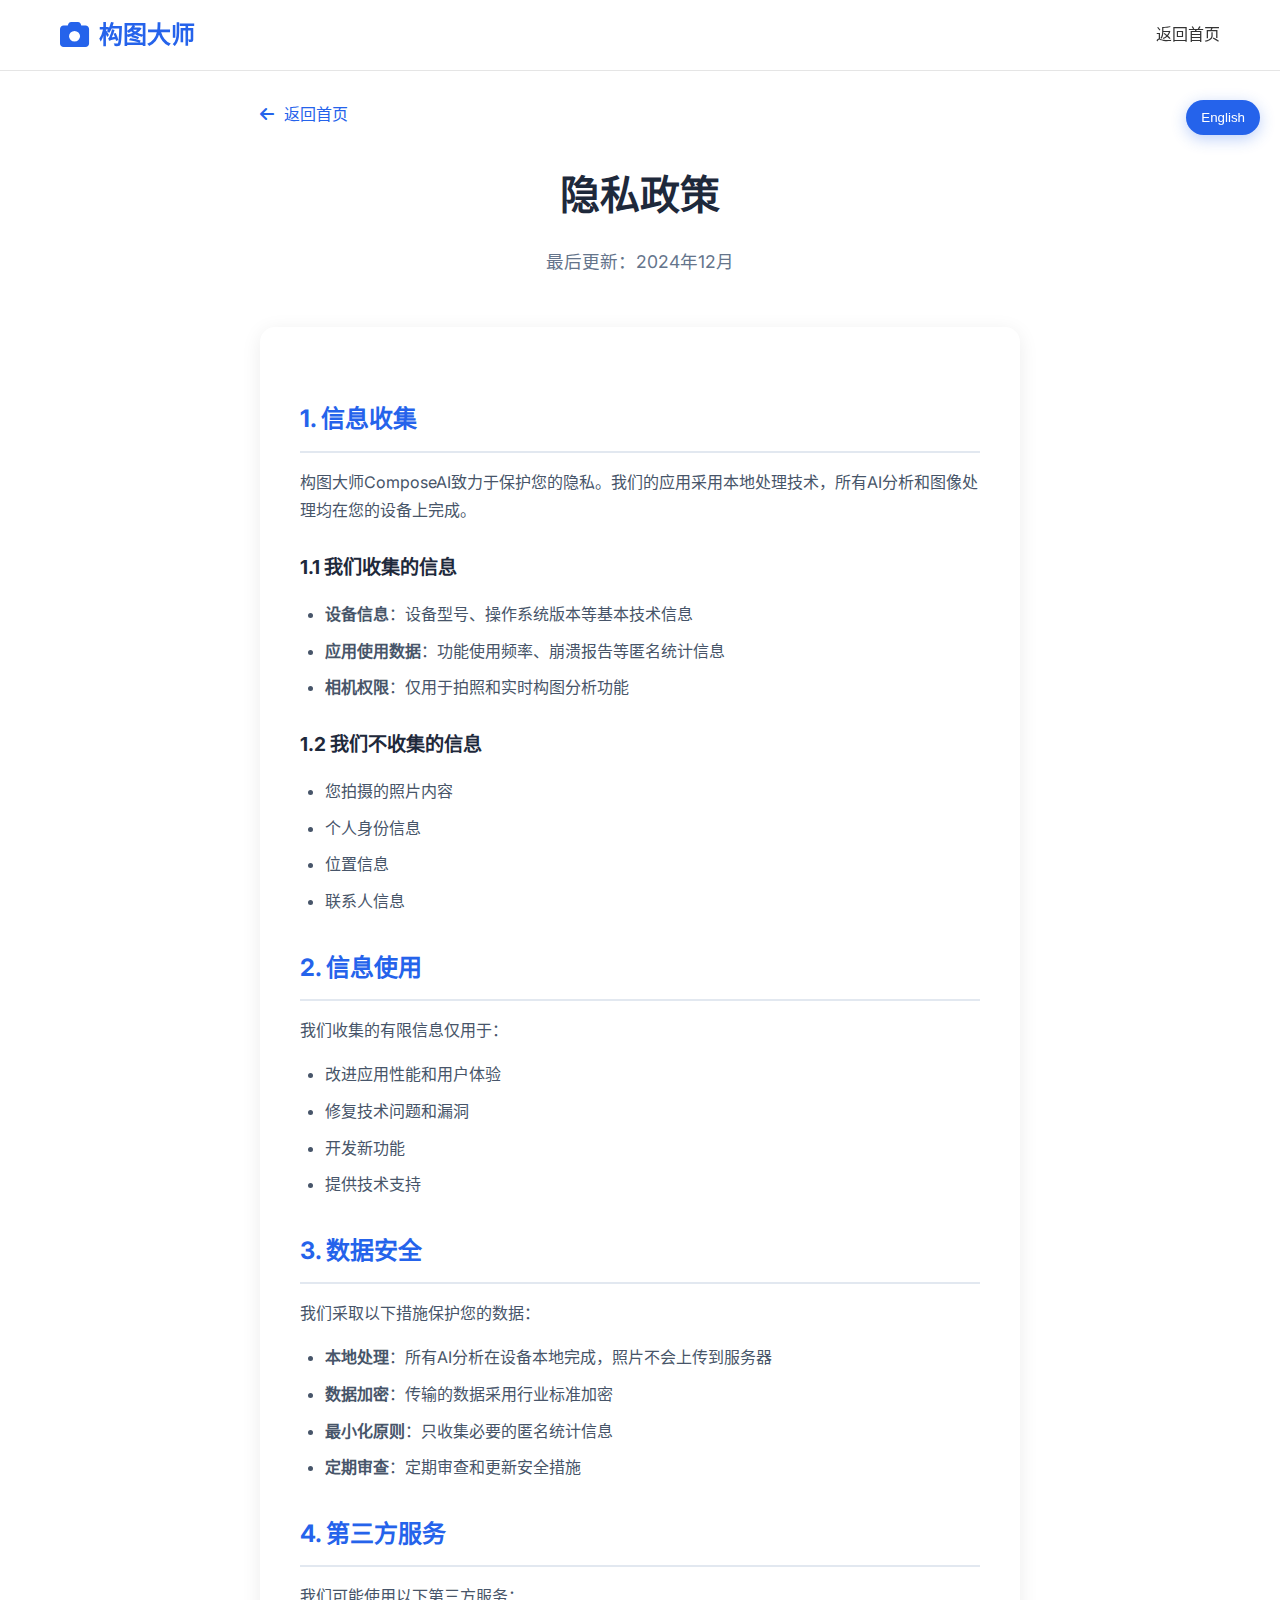
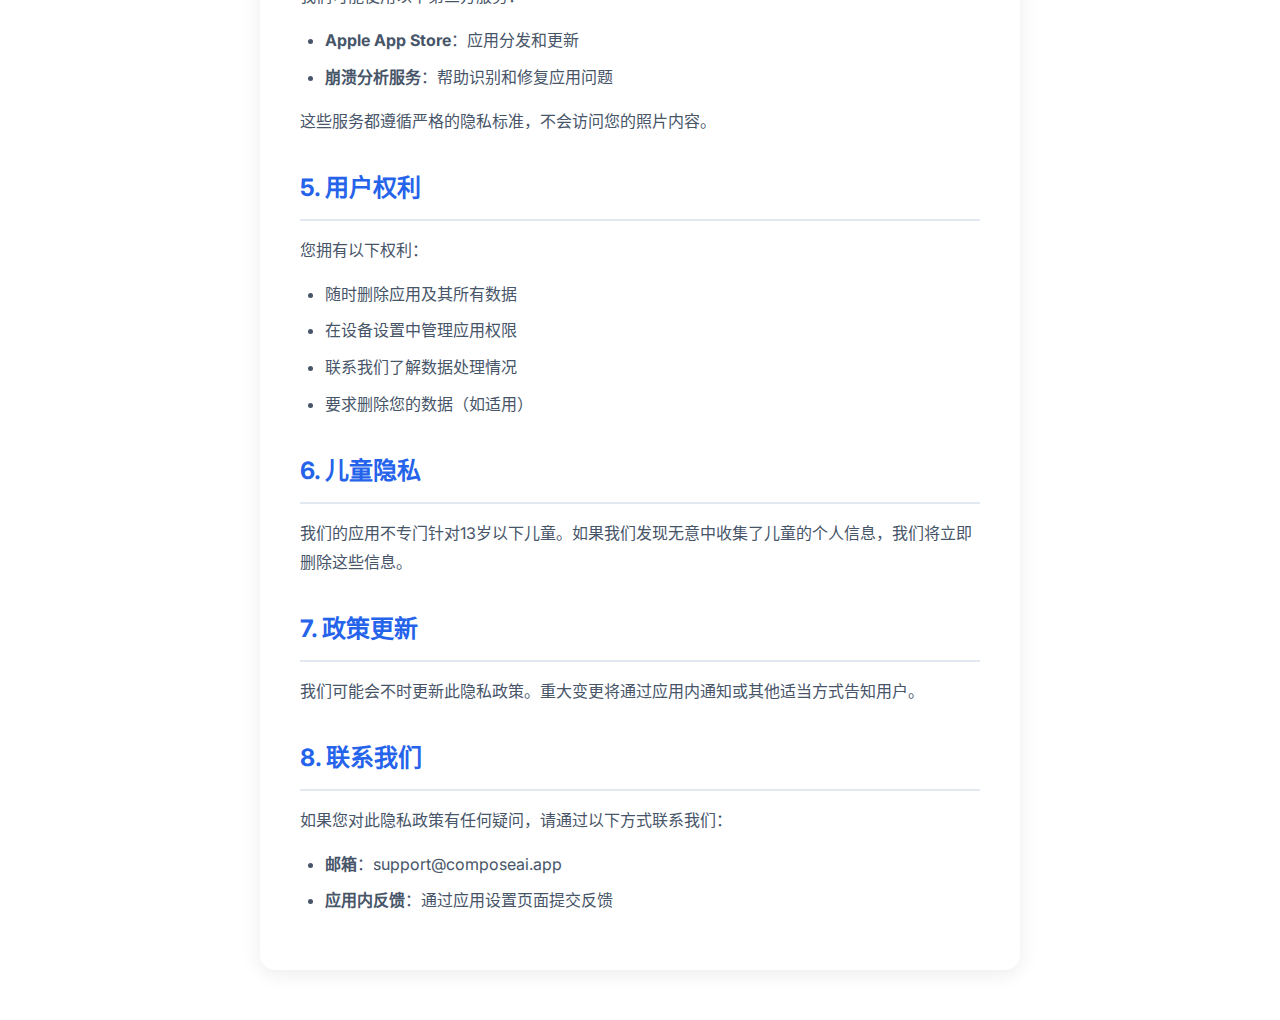
<file: privacy.html>
<!DOCTYPE html>
<html lang="zh-CN">
<head>
    <meta charset="UTF-8">
    <meta name="viewport" content="width=device-width, initial-scale=1.0">
    <title>隐私政策 - 构图大师 ComposeAI</title>
    <meta name="description" content="构图大师ComposeAI隐私政策，了解我们如何保护您的个人信息和数据安全。">
    <link rel="stylesheet" href="styles.css">
    <link href="https://fonts.googleapis.com/css2?family=Inter:wght@300;400;500;600;700&display=swap" rel="stylesheet">
    <link rel="stylesheet" href="https://cdnjs.cloudflare.com/ajax/libs/font-awesome/6.0.0/css/all.min.css">
    <style>
        .privacy-container {
            max-width: 800px;
            margin: 0 auto;
            padding: 100px 20px 50px;
            line-height: 1.8;
        }
        
        .privacy-header {
            text-align: center;
            margin-bottom: 50px;
        }
        
        .privacy-header h1 {
            font-size: 2.5rem;
            color: #1e293b;
            margin-bottom: 15px;
        }
        
        .privacy-header p {
            color: #64748b;
            font-size: 1.1rem;
        }
        
        .privacy-content {
            background: white;
            padding: 40px;
            border-radius: 15px;
            box-shadow: 0 4px 20px rgba(0, 0, 0, 0.08);
        }
        
        .privacy-content h2 {
            color: #2563eb;
            font-size: 1.5rem;
            margin: 30px 0 15px;
            padding-bottom: 10px;
            border-bottom: 2px solid #e2e8f0;
        }
        
        .privacy-content h3 {
            color: #1e293b;
            font-size: 1.2rem;
            margin: 25px 0 10px;
        }
        
        .privacy-content p {
            color: #475569;
            margin-bottom: 15px;
        }
        
        .privacy-content ul {
            margin: 15px 0;
            padding-left: 25px;
        }
        
        .privacy-content li {
            color: #475569;
            margin-bottom: 8px;
        }
        
        .back-btn {
            display: inline-flex;
            align-items: center;
            gap: 10px;
            color: #2563eb;
            text-decoration: none;
            font-weight: 500;
            margin-bottom: 30px;
            transition: color 0.3s ease;
        }
        
        .back-btn:hover {
            color: #1d4ed8;
        }
        
        .language-toggle {
            position: fixed;
            top: 100px;
            right: 20px;
            z-index: 1000;
        }
        
        .lang-toggle-btn {
            background: #2563eb;
            color: white;
            border: none;
            padding: 10px 15px;
            border-radius: 25px;
            cursor: pointer;
            font-weight: 500;
            transition: all 0.3s ease;
            box-shadow: 0 4px 15px rgba(37, 99, 235, 0.3);
        }
        
        .lang-toggle-btn:hover {
            background: #1d4ed8;
            transform: translateY(-2px);
        }
        
        .content-section {
            display: none;
        }
        
        .content-section.active {
            display: block;
        }
        
        @media (max-width: 768px) {
            .privacy-container {
                padding: 80px 15px 30px;
            }
            
            .privacy-content {
                padding: 25px;
            }
            
            .privacy-header h1 {
                font-size: 2rem;
            }
            
            .language-toggle {
                top: 80px;
                right: 15px;
            }
        }
    </style>
</head>
<body>
    <!-- Navigation -->
    <nav class="navbar">
        <div class="nav-container">
            <div class="nav-logo">
                <i class="fas fa-camera"></i>
                <span>构图大师</span>
            </div>
            <div class="nav-menu">
                <a href="index.html" class="nav-link">返回首页</a>
            </div>
        </div>
    </nav>

    <!-- Language Toggle -->
    <div class="language-toggle">
        <button class="lang-toggle-btn" onclick="toggleLanguage()">
            <span id="lang-text">English</span>
        </button>
    </div>

    <div class="privacy-container">
        <a href="index.html" class="back-btn">
            <i class="fas fa-arrow-left"></i>
            <span id="back-text">返回首页</span>
        </a>
        
        <div class="privacy-header">
            <h1 id="page-title">隐私政策</h1>
            <p id="page-subtitle">最后更新：2024年12月</p>
        </div>
        
        <div class="privacy-content">
            <!-- Chinese Content -->
            <div id="zh-content" class="content-section active">
                <h2>1. 信息收集</h2>
                <p>构图大师ComposeAI致力于保护您的隐私。我们的应用采用本地处理技术，所有AI分析和图像处理均在您的设备上完成。</p>
                
                <h3>1.1 我们收集的信息</h3>
                <ul>
                    <li><strong>设备信息</strong>：设备型号、操作系统版本等基本技术信息</li>
                    <li><strong>应用使用数据</strong>：功能使用频率、崩溃报告等匿名统计信息</li>
                    <li><strong>相机权限</strong>：仅用于拍照和实时构图分析功能</li>
                </ul>
                
                <h3>1.2 我们不收集的信息</h3>
                <ul>
                    <li>您拍摄的照片内容</li>
                    <li>个人身份信息</li>
                    <li>位置信息</li>
                    <li>联系人信息</li>
                </ul>

                <h2>2. 信息使用</h2>
                <p>我们收集的有限信息仅用于：</p>
                <ul>
                    <li>改进应用性能和用户体验</li>
                    <li>修复技术问题和漏洞</li>
                    <li>开发新功能</li>
                    <li>提供技术支持</li>
                </ul>

                <h2>3. 数据安全</h2>
                <p>我们采取以下措施保护您的数据：</p>
                <ul>
                    <li><strong>本地处理</strong>：所有AI分析在设备本地完成，照片不会上传到服务器</li>
                    <li><strong>数据加密</strong>：传输的数据采用行业标准加密</li>
                    <li><strong>最小化原则</strong>：只收集必要的匿名统计信息</li>
                    <li><strong>定期审查</strong>：定期审查和更新安全措施</li>
                </ul>

                <h2>4. 第三方服务</h2>
                <p>我们可能使用以下第三方服务：</p>
                <ul>
                    <li><strong>Apple App Store</strong>：应用分发和更新</li>
                    <li><strong>崩溃分析服务</strong>：帮助识别和修复应用问题</li>
                </ul>
                <p>这些服务都遵循严格的隐私标准，不会访问您的照片内容。</p>

                <h2>5. 用户权利</h2>
                <p>您拥有以下权利：</p>
                <ul>
                    <li>随时删除应用及其所有数据</li>
                    <li>在设备设置中管理应用权限</li>
                    <li>联系我们了解数据处理情况</li>
                    <li>要求删除您的数据（如适用）</li>
                </ul>

                <h2>6. 儿童隐私</h2>
                <p>我们的应用不专门针对13岁以下儿童。如果我们发现无意中收集了儿童的个人信息，我们将立即删除这些信息。</p>

                <h2>7. 政策更新</h2>
                <p>我们可能会不时更新此隐私政策。重大变更将通过应用内通知或其他适当方式告知用户。</p>

                <h2>8. 联系我们</h2>
                <p>如果您对此隐私政策有任何疑问，请通过以下方式联系我们：</p>
                <ul>
                    <li><strong>邮箱</strong>：support@composeai.app</li>
                    <li><strong>应用内反馈</strong>：通过应用设置页面提交反馈</li>
                </ul>
            </div>
            
            <!-- English Content -->
            <div id="en-content" class="content-section">
                <h2>1. Information Collection</h2>
                <p>ComposeAI is committed to protecting your privacy. Our app uses local processing technology, with all AI analysis and image processing completed on your device.</p>
                
                <h3>1.1 Information We Collect</h3>
                <ul>
                    <li><strong>Device Information</strong>: Basic technical information such as device model and operating system version</li>
                    <li><strong>App Usage Data</strong>: Anonymous statistics such as feature usage frequency and crash reports</li>
                    <li><strong>Camera Permission</strong>: Used only for photography and real-time composition analysis features</li>
                </ul>
                
                <h3>1.2 Information We Do Not Collect</h3>
                <ul>
                    <li>Content of photos you take</li>
                    <li>Personal identification information</li>
                    <li>Location information</li>
                    <li>Contact information</li>
                </ul>

                <h2>2. Information Usage</h2>
                <p>The limited information we collect is used only for:</p>
                <ul>
                    <li>Improving app performance and user experience</li>
                    <li>Fixing technical issues and bugs</li>
                    <li>Developing new features</li>
                    <li>Providing technical support</li>
                </ul>

                <h2>3. Data Security</h2>
                <p>We implement the following measures to protect your data:</p>
                <ul>
                    <li><strong>Local Processing</strong>: All AI analysis is completed locally on your device, photos are not uploaded to servers</li>
                    <li><strong>Data Encryption</strong>: Transmitted data uses industry-standard encryption</li>
                    <li><strong>Minimization Principle</strong>: We only collect necessary anonymous statistical information</li>
                    <li><strong>Regular Reviews</strong>: Regular review and update of security measures</li>
                </ul>

                <h2>4. Third-Party Services</h2>
                <p>We may use the following third-party services:</p>
                <ul>
                    <li><strong>Apple App Store</strong>: App distribution and updates</li>
                    <li><strong>Crash Analytics Services</strong>: Help identify and fix app issues</li>
                </ul>
                <p>These services all follow strict privacy standards and do not access your photo content.</p>

                <h2>5. User Rights</h2>
                <p>You have the following rights:</p>
                <ul>
                    <li>Delete the app and all its data at any time</li>
                    <li>Manage app permissions in device settings</li>
                    <li>Contact us to learn about data processing</li>
                    <li>Request deletion of your data (if applicable)</li>
                </ul>

                <h2>6. Children's Privacy</h2>
                <p>Our app is not specifically targeted at children under 13. If we discover that we have inadvertently collected personal information from children, we will immediately delete such information.</p>

                <h2>7. Policy Updates</h2>
                <p>We may update this privacy policy from time to time. Significant changes will be communicated to users through in-app notifications or other appropriate means.</p>

                <h2>8. Contact Us</h2>
                <p>If you have any questions about this privacy policy, please contact us through:</p>
                <ul>
                    <li><strong>Email</strong>: support@composeai.app</li>
                    <li><strong>In-App Feedback</strong>: Submit feedback through the app settings page</li>
                </ul>
            </div>
        </div>
    </div>

    <script>
        let currentLang = 'zh';
        
        function toggleLanguage() {
            currentLang = currentLang === 'zh' ? 'en' : 'zh';
            
            // Hide all content sections
            document.querySelectorAll('.content-section').forEach(section => {
                section.classList.remove('active');
            });
            
            // Show current language content
            document.getElementById(currentLang + '-content').classList.add('active');
            
            // Update UI text
            if (currentLang === 'zh') {
                document.getElementById('lang-text').textContent = 'English';
                document.getElementById('page-title').textContent = '隐私政策';
                document.getElementById('page-subtitle').textContent = '最后更新：2024年12月';
                document.getElementById('back-text').textContent = '返回首页';
                document.title = '隐私政策 - 构图大师 ComposeAI';
            } else {
                document.getElementById('lang-text').textContent = '中文';
                document.getElementById('page-title').textContent = 'Privacy Policy';
                document.getElementById('page-subtitle').textContent = 'Last Updated: December 2024';
                document.getElementById('back-text').textContent = 'Back to Home';
                document.title = 'Privacy Policy - ComposeAI';
            }
        }
        
        // Smooth scrolling for back button
        document.querySelector('.back-btn').addEventListener('click', function(e) {
            if (this.getAttribute('href') === 'index.html') {
                return; // Let the default behavior handle navigation
            }
        });
    </script>
</body>
</html>
</file>
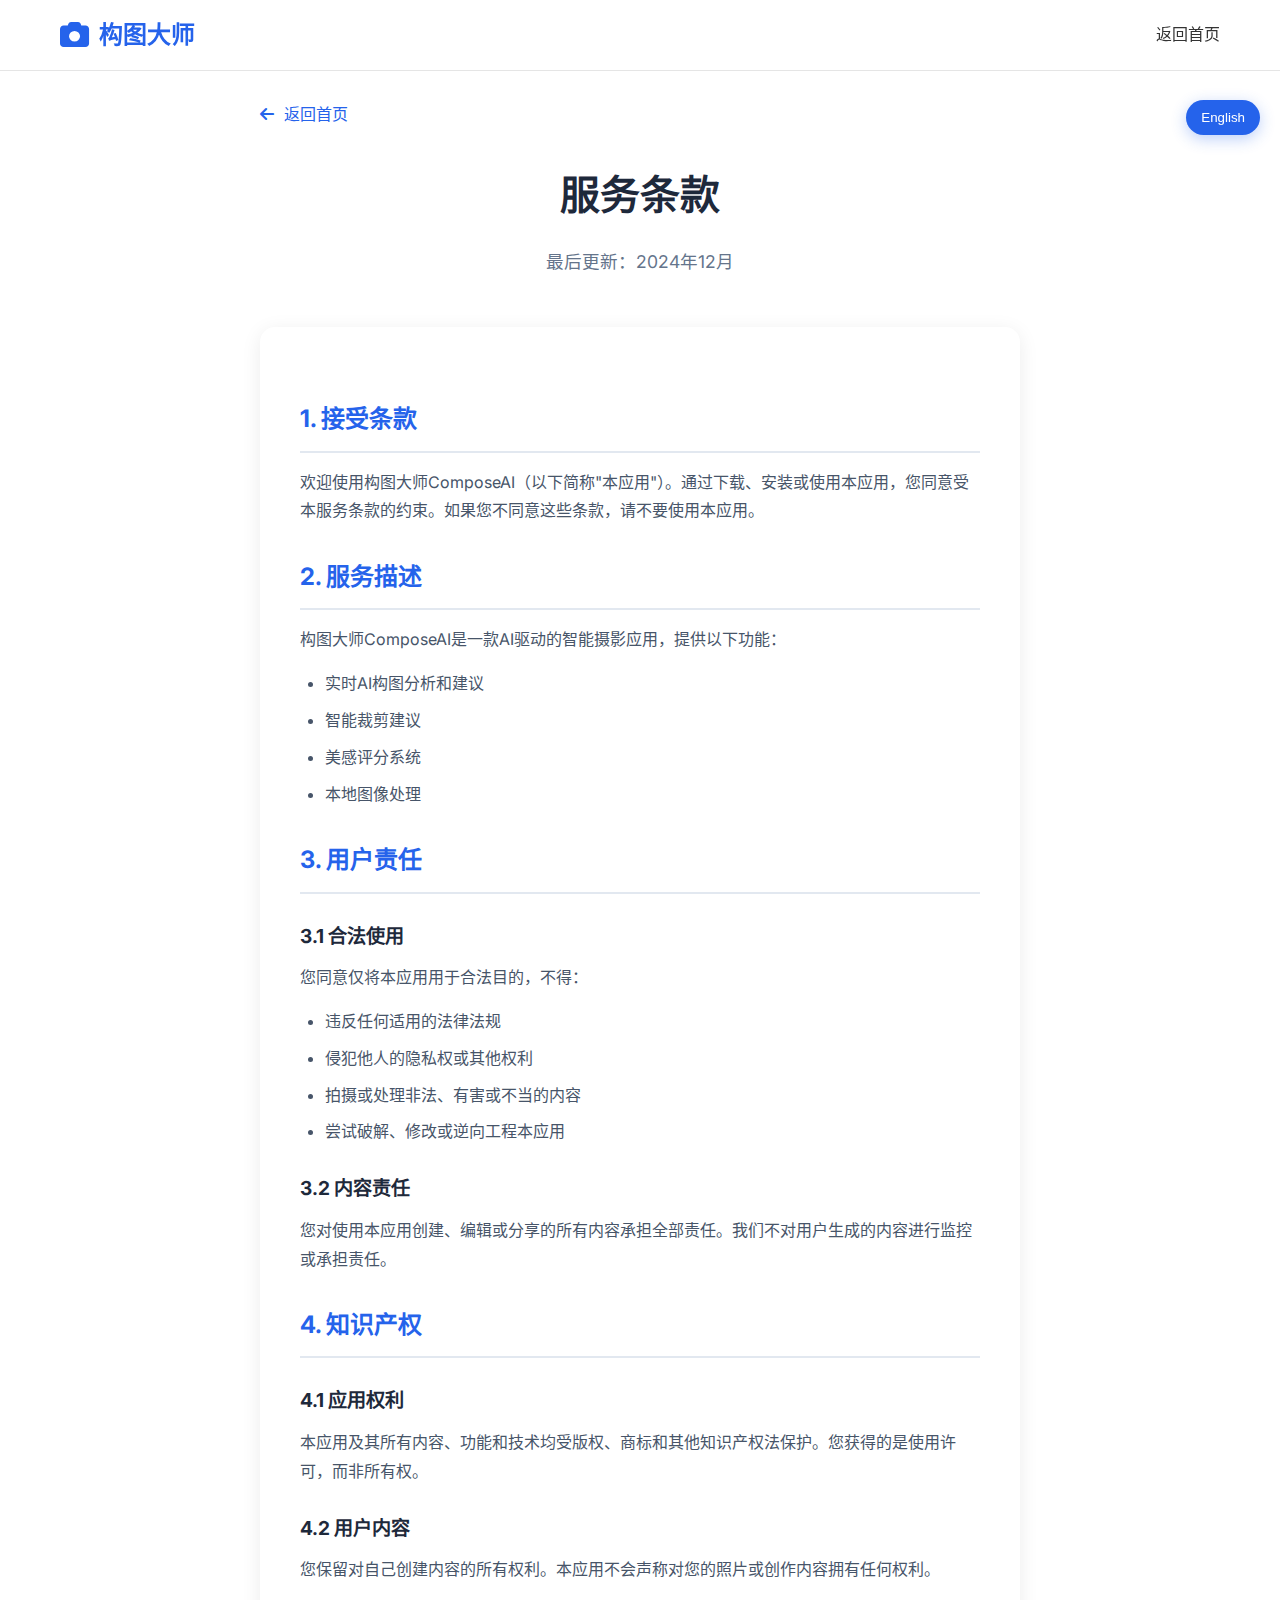
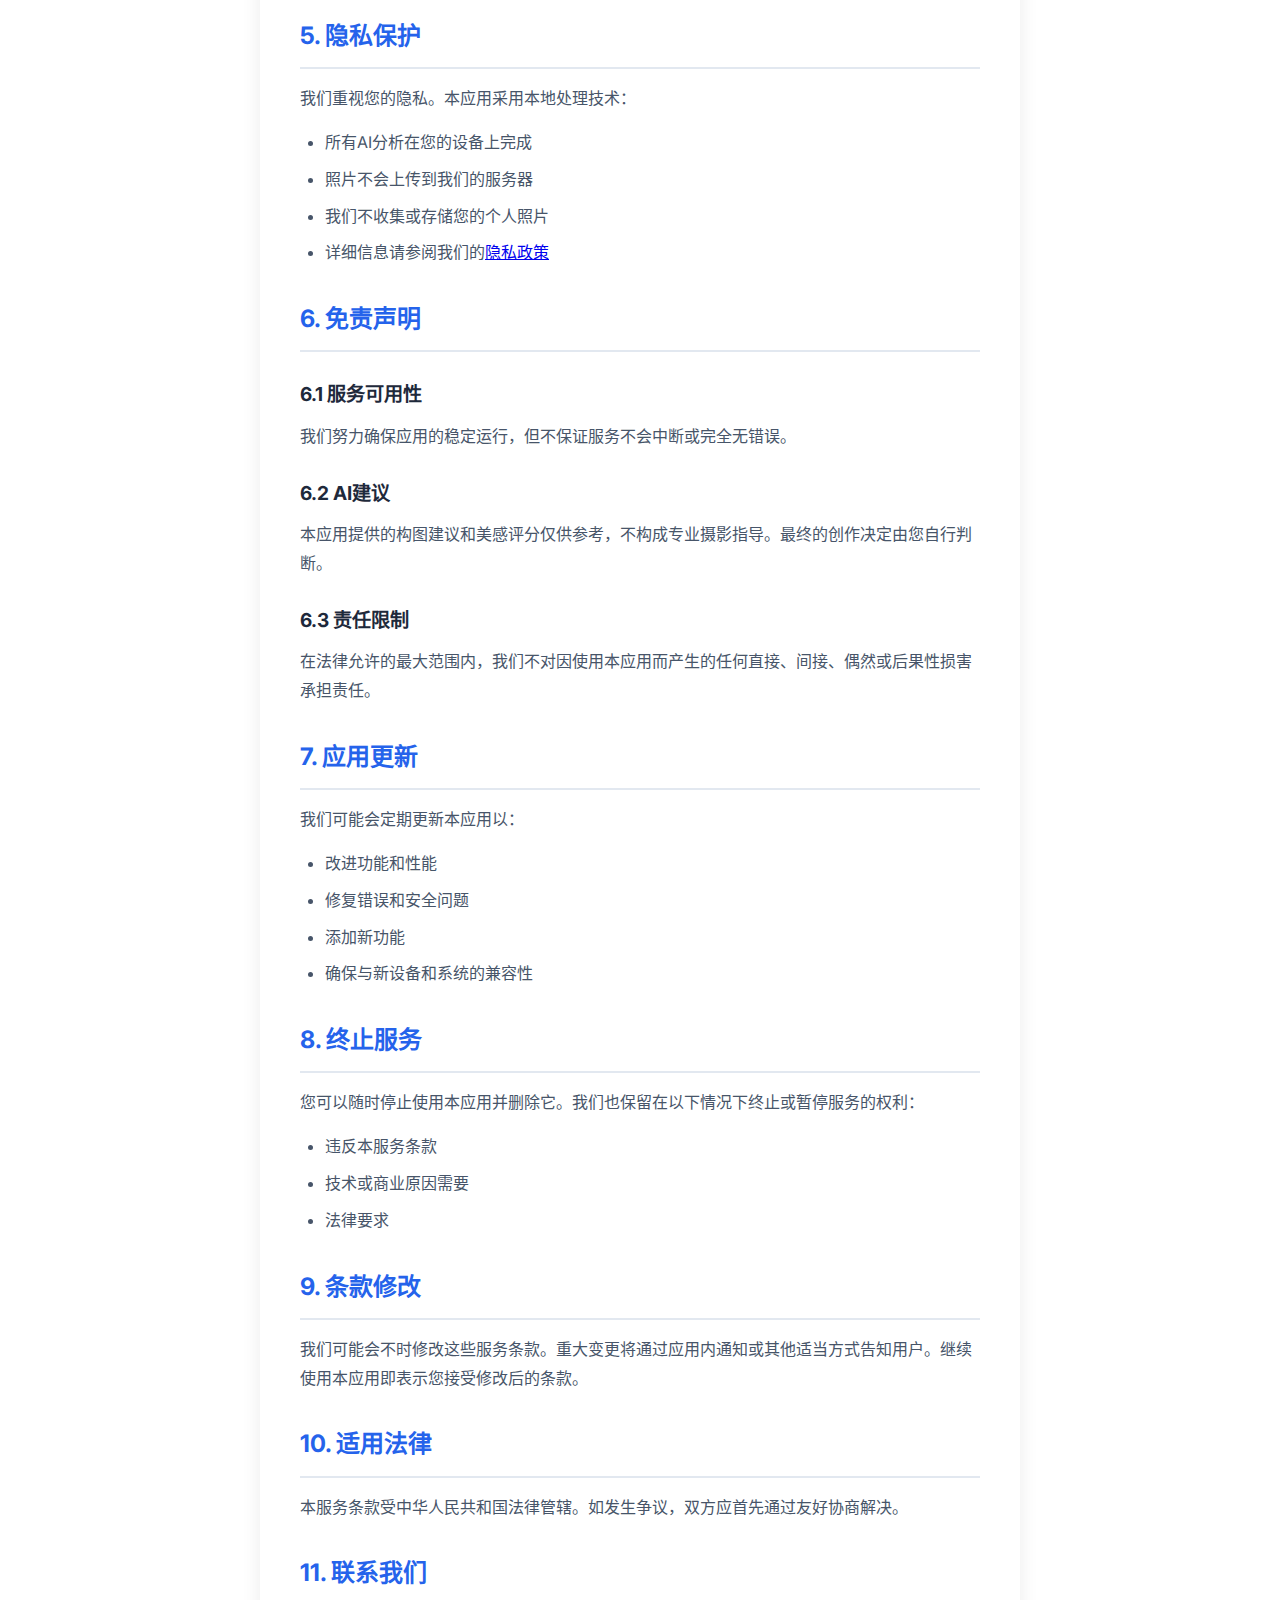
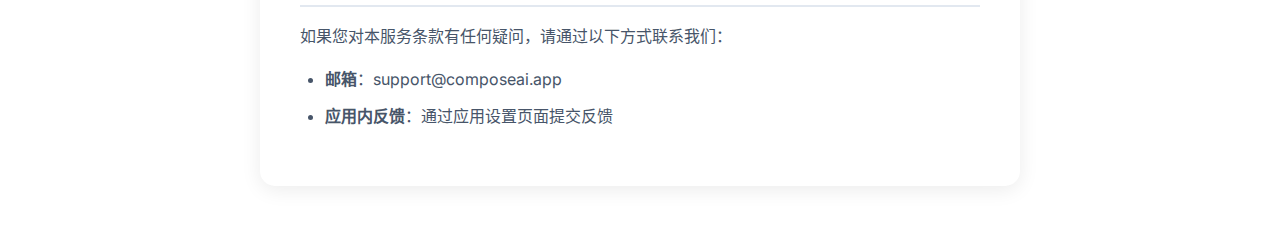
<file: terms.html>
<!DOCTYPE html>
<html lang="zh-CN">
<head>
    <meta charset="UTF-8">
    <meta name="viewport" content="width=device-width, initial-scale=1.0">
    <title>服务条款 - 构图大师 ComposeAI</title>
    <meta name="description" content="构图大师ComposeAI服务条款，了解使用我们应用的条款和条件。">
    <link rel="stylesheet" href="styles.css">
    <link href="https://fonts.googleapis.com/css2?family=Inter:wght@300;400;500;600;700&display=swap" rel="stylesheet">
    <link rel="stylesheet" href="https://cdnjs.cloudflare.com/ajax/libs/font-awesome/6.0.0/css/all.min.css">
    <style>
        .terms-container {
            max-width: 800px;
            margin: 0 auto;
            padding: 100px 20px 50px;
            line-height: 1.8;
        }
        
        .terms-header {
            text-align: center;
            margin-bottom: 50px;
        }
        
        .terms-header h1 {
            font-size: 2.5rem;
            color: #1e293b;
            margin-bottom: 15px;
        }
        
        .terms-header p {
            color: #64748b;
            font-size: 1.1rem;
        }
        
        .terms-content {
            background: white;
            padding: 40px;
            border-radius: 15px;
            box-shadow: 0 4px 20px rgba(0, 0, 0, 0.08);
        }
        
        .terms-content h2 {
            color: #2563eb;
            font-size: 1.5rem;
            margin: 30px 0 15px;
            padding-bottom: 10px;
            border-bottom: 2px solid #e2e8f0;
        }
        
        .terms-content h3 {
            color: #1e293b;
            font-size: 1.2rem;
            margin: 25px 0 10px;
        }
        
        .terms-content p {
            color: #475569;
            margin-bottom: 15px;
        }
        
        .terms-content ul {
            margin: 15px 0;
            padding-left: 25px;
        }
        
        .terms-content li {
            color: #475569;
            margin-bottom: 8px;
        }
        
        .back-btn {
            display: inline-flex;
            align-items: center;
            gap: 10px;
            color: #2563eb;
            text-decoration: none;
            font-weight: 500;
            margin-bottom: 30px;
            transition: color 0.3s ease;
        }
        
        .back-btn:hover {
            color: #1d4ed8;
        }
        
        .language-toggle {
            position: fixed;
            top: 100px;
            right: 20px;
            z-index: 1000;
        }
        
        .lang-toggle-btn {
            background: #2563eb;
            color: white;
            border: none;
            padding: 10px 15px;
            border-radius: 25px;
            cursor: pointer;
            font-weight: 500;
            transition: all 0.3s ease;
            box-shadow: 0 4px 15px rgba(37, 99, 235, 0.3);
        }
        
        .lang-toggle-btn:hover {
            background: #1d4ed8;
            transform: translateY(-2px);
        }
        
        .content-section {
            display: none;
        }
        
        .content-section.active {
            display: block;
        }
        
        @media (max-width: 768px) {
            .terms-container {
                padding: 80px 15px 30px;
            }
            
            .terms-content {
                padding: 25px;
            }
            
            .terms-header h1 {
                font-size: 2rem;
            }
            
            .language-toggle {
                top: 80px;
                right: 15px;
            }
        }
    </style>
</head>
<body>
    <!-- Navigation -->
    <nav class="navbar">
        <div class="nav-container">
            <div class="nav-logo">
                <i class="fas fa-camera"></i>
                <span>构图大师</span>
            </div>
            <div class="nav-menu">
                <a href="index.html" class="nav-link">返回首页</a>
            </div>
        </div>
    </nav>

    <!-- Language Toggle -->
    <div class="language-toggle">
        <button class="lang-toggle-btn" onclick="toggleLanguage()">
            <span id="lang-text">English</span>
        </button>
    </div>

    <div class="terms-container">
        <a href="index.html" class="back-btn">
            <i class="fas fa-arrow-left"></i>
            <span id="back-text">返回首页</span>
        </a>
        
        <div class="terms-header">
            <h1 id="page-title">服务条款</h1>
            <p id="page-subtitle">最后更新：2024年12月</p>
        </div>
        
        <div class="terms-content">
            <!-- Chinese Content -->
            <div id="zh-content" class="content-section active">
                <h2>1. 接受条款</h2>
                <p>欢迎使用构图大师ComposeAI（以下简称"本应用"）。通过下载、安装或使用本应用，您同意受本服务条款的约束。如果您不同意这些条款，请不要使用本应用。</p>

                <h2>2. 服务描述</h2>
                <p>构图大师ComposeAI是一款AI驱动的智能摄影应用，提供以下功能：</p>
                <ul>
                    <li>实时AI构图分析和建议</li>
                    <li>智能裁剪建议</li>
                    <li>美感评分系统</li>
                    <li>本地图像处理</li>
                </ul>

                <h2>3. 用户责任</h2>
                <h3>3.1 合法使用</h3>
                <p>您同意仅将本应用用于合法目的，不得：</p>
                <ul>
                    <li>违反任何适用的法律法规</li>
                    <li>侵犯他人的隐私权或其他权利</li>
                    <li>拍摄或处理非法、有害或不当的内容</li>
                    <li>尝试破解、修改或逆向工程本应用</li>
                </ul>

                <h3>3.2 内容责任</h3>
                <p>您对使用本应用创建、编辑或分享的所有内容承担全部责任。我们不对用户生成的内容进行监控或承担责任。</p>

                <h2>4. 知识产权</h2>
                <h3>4.1 应用权利</h3>
                <p>本应用及其所有内容、功能和技术均受版权、商标和其他知识产权法保护。您获得的是使用许可，而非所有权。</p>

                <h3>4.2 用户内容</h3>
                <p>您保留对自己创建内容的所有权利。本应用不会声称对您的照片或创作内容拥有任何权利。</p>

                <h2>5. 隐私保护</h2>
                <p>我们重视您的隐私。本应用采用本地处理技术：</p>
                <ul>
                    <li>所有AI分析在您的设备上完成</li>
                    <li>照片不会上传到我们的服务器</li>
                    <li>我们不收集或存储您的个人照片</li>
                    <li>详细信息请参阅我们的<a href="privacy.html">隐私政策</a></li>
                </ul>

                <h2>6. 免责声明</h2>
                <h3>6.1 服务可用性</h3>
                <p>我们努力确保应用的稳定运行，但不保证服务不会中断或完全无错误。</p>

                <h3>6.2 AI建议</h3>
                <p>本应用提供的构图建议和美感评分仅供参考，不构成专业摄影指导。最终的创作决定由您自行判断。</p>

                <h3>6.3 责任限制</h3>
                <p>在法律允许的最大范围内，我们不对因使用本应用而产生的任何直接、间接、偶然或后果性损害承担责任。</p>

                <h2>7. 应用更新</h2>
                <p>我们可能会定期更新本应用以：</p>
                <ul>
                    <li>改进功能和性能</li>
                    <li>修复错误和安全问题</li>
                    <li>添加新功能</li>
                    <li>确保与新设备和系统的兼容性</li>
                </ul>

                <h2>8. 终止服务</h2>
                <p>您可以随时停止使用本应用并删除它。我们也保留在以下情况下终止或暂停服务的权利：</p>
                <ul>
                    <li>违反本服务条款</li>
                    <li>技术或商业原因需要</li>
                    <li>法律要求</li>
                </ul>

                <h2>9. 条款修改</h2>
                <p>我们可能会不时修改这些服务条款。重大变更将通过应用内通知或其他适当方式告知用户。继续使用本应用即表示您接受修改后的条款。</p>

                <h2>10. 适用法律</h2>
                <p>本服务条款受中华人民共和国法律管辖。如发生争议，双方应首先通过友好协商解决。</p>

                <h2>11. 联系我们</h2>
                <p>如果您对本服务条款有任何疑问，请通过以下方式联系我们：</p>
                <ul>
                    <li><strong>邮箱</strong>：support@composeai.app</li>
                    <li><strong>应用内反馈</strong>：通过应用设置页面提交反馈</li>
                </ul>
            </div>
            
            <!-- English Content -->
            <div id="en-content" class="content-section">
                <h2>1. Acceptance of Terms</h2>
                <p>Welcome to ComposeAI ("the App"). By downloading, installing, or using this app, you agree to be bound by these Terms of Service. If you do not agree to these terms, please do not use the app.</p>

                <h2>2. Service Description</h2>
                <p>ComposeAI is an AI-powered intelligent photography app that provides the following features:</p>
                <ul>
                    <li>Real-time AI composition analysis and suggestions</li>
                    <li>Intelligent cropping recommendations</li>
                    <li>Aesthetic scoring system</li>
                    <li>Local image processing</li>
                </ul>

                <h2>3. User Responsibilities</h2>
                <h3>3.1 Lawful Use</h3>
                <p>You agree to use this app only for lawful purposes and shall not:</p>
                <ul>
                    <li>Violate any applicable laws or regulations</li>
                    <li>Infringe on others' privacy rights or other rights</li>
                    <li>Capture or process illegal, harmful, or inappropriate content</li>
                    <li>Attempt to crack, modify, or reverse engineer the app</li>
                </ul>

                <h3>3.2 Content Responsibility</h3>
                <p>You are fully responsible for all content created, edited, or shared using this app. We do not monitor or assume responsibility for user-generated content.</p>

                <h2>4. Intellectual Property</h2>
                <h3>4.1 App Rights</h3>
                <p>This app and all its content, features, and technology are protected by copyright, trademark, and other intellectual property laws. You receive a license to use, not ownership.</p>

                <h3>4.2 User Content</h3>
                <p>You retain all rights to content you create. The app does not claim any rights to your photos or creative content.</p>

                <h2>5. Privacy Protection</h2>
                <p>We value your privacy. This app uses local processing technology:</p>
                <ul>
                    <li>All AI analysis is completed on your device</li>
                    <li>Photos are not uploaded to our servers</li>
                    <li>We do not collect or store your personal photos</li>
                    <li>For details, please see our <a href="privacy.html">Privacy Policy</a></li>
                </ul>

                <h2>6. Disclaimers</h2>
                <h3>6.1 Service Availability</h3>
                <p>We strive to ensure stable app operation but do not guarantee uninterrupted or completely error-free service.</p>

                <h3>6.2 AI Recommendations</h3>
                <p>Composition suggestions and aesthetic scores provided by this app are for reference only and do not constitute professional photography guidance. Final creative decisions are your own judgment.</p>

                <h3>6.3 Limitation of Liability</h3>
                <p>To the maximum extent permitted by law, we are not liable for any direct, indirect, incidental, or consequential damages arising from the use of this app.</p>

                <h2>7. App Updates</h2>
                <p>We may regularly update this app to:</p>
                <ul>
                    <li>Improve features and performance</li>
                    <li>Fix bugs and security issues</li>
                    <li>Add new features</li>
                    <li>Ensure compatibility with new devices and systems</li>
                </ul>

                <h2>8. Service Termination</h2>
                <p>You may stop using this app and delete it at any time. We also reserve the right to terminate or suspend service in the following situations:</p>
                <ul>
                    <li>Violation of these Terms of Service</li>
                    <li>Technical or business reasons require it</li>
                    <li>Legal requirements</li>
                </ul>

                <h2>9. Terms Modification</h2>
                <p>We may modify these Terms of Service from time to time. Significant changes will be communicated to users through in-app notifications or other appropriate means. Continued use of the app indicates your acceptance of the modified terms.</p>

                <h2>10. Governing Law</h2>
                <p>These Terms of Service are governed by the laws of the People's Republic of China. In case of disputes, parties should first attempt to resolve them through friendly consultation.</p>

                <h2>11. Contact Us</h2>
                <p>If you have any questions about these Terms of Service, please contact us through:</p>
                <ul>
                    <li><strong>Email</strong>: support@composeai.app</li>
                    <li><strong>In-App Feedback</strong>: Submit feedback through the app settings page</li>
                </ul>
            </div>
        </div>
    </div>

    <script>
        let currentLang = 'zh';
        
        function toggleLanguage() {
            currentLang = currentLang === 'zh' ? 'en' : 'zh';
            
            // Hide all content sections
            document.querySelectorAll('.content-section').forEach(section => {
                section.classList.remove('active');
            });
            
            // Show current language content
            document.getElementById(currentLang + '-content').classList.add('active');
            
            // Update UI text
            if (currentLang === 'zh') {
                document.getElementById('lang-text').textContent = 'English';
                document.getElementById('page-title').textContent = '服务条款';
                document.getElementById('page-subtitle').textContent = '最后更新：2024年12月';
                document.getElementById('back-text').textContent = '返回首页';
                document.title = '服务条款 - 构图大师 ComposeAI';
            } else {
                document.getElementById('lang-text').textContent = '中文';
                document.getElementById('page-title').textContent = 'Terms of Service';
                document.getElementById('page-subtitle').textContent = 'Last Updated: December 2024';
                document.getElementById('back-text').textContent = 'Back to Home';
                document.title = 'Terms of Service - ComposeAI';
            }
        }
    </script>
</body>
</html>
</file>
<file: styles.css>
/* Reset and Base Styles */
* {
    margin: 0;
    padding: 0;
    box-sizing: border-box;
}

body {
    font-family: 'Inter', -apple-system, BlinkMacSystemFont, 'Segoe UI', Roboto, sans-serif;
    line-height: 1.6;
    color: #333;
    overflow-x: hidden;
}

html {
    scroll-behavior: smooth;
}

.container {
    max-width: 1200px;
    margin: 0 auto;
    padding: 0 20px;
}

/* Navigation */
.navbar {
    position: fixed;
    top: 0;
    width: 100%;
    background: rgba(255, 255, 255, 0.95);
    backdrop-filter: blur(10px);
    border-bottom: 1px solid rgba(0, 0, 0, 0.1);
    z-index: 1000;
    transition: all 0.3s ease;
}

.nav-container {
    max-width: 1200px;
    margin: 0 auto;
    padding: 0 20px;
    display: flex;
    justify-content: space-between;
    align-items: center;
    height: 70px;
}

.nav-logo {
    display: flex;
    align-items: center;
    font-size: 1.5rem;
    font-weight: 700;
    color: #2563eb;
}

.nav-logo i {
    margin-right: 10px;
    font-size: 1.8rem;
}

.nav-menu {
    display: flex;
    align-items: center;
    gap: 30px;
}

.nav-link {
    text-decoration: none;
    color: #333;
    font-weight: 500;
    transition: color 0.3s ease;
    position: relative;
}

.nav-link:hover {
    color: #2563eb;
}

.nav-link::after {
    content: '';
    position: absolute;
    bottom: -5px;
    left: 0;
    width: 0;
    height: 2px;
    background: #2563eb;
    transition: width 0.3s ease;
}

.nav-link:hover::after {
    width: 100%;
}

.language-switch {
    display: flex;
    gap: 5px;
}

.lang-btn {
    padding: 5px 10px;
    border: 1px solid #ddd;
    background: white;
    color: #666;
    border-radius: 15px;
    cursor: pointer;
    transition: all 0.3s ease;
    font-size: 0.9rem;
}

.lang-btn.active,
.lang-btn:hover {
    background: #2563eb;
    color: white;
    border-color: #2563eb;
}

.hamburger {
    display: none;
    flex-direction: column;
    cursor: pointer;
}

.hamburger span {
    width: 25px;
    height: 3px;
    background: #333;
    margin: 3px 0;
    transition: 0.3s;
}

/* Hero Section */
.hero {
    min-height: 100vh;
    background: linear-gradient(135deg, #667eea 0%, #764ba2 100%);
    display: flex;
    align-items: center;
    position: relative;
    overflow: hidden;
}

.hero::before {
    content: '';
    position: absolute;
    top: 0;
    left: 0;
    right: 0;
    bottom: 0;
    background: url('data:image/svg+xml,<svg xmlns="http://www.w3.org/2000/svg" viewBox="0 0 100 100"><defs><pattern id="grid" width="10" height="10" patternUnits="userSpaceOnUse"><path d="M 10 0 L 0 0 0 10" fill="none" stroke="rgba(255,255,255,0.1)" stroke-width="1"/></pattern></defs><rect width="100" height="100" fill="url(%23grid)"/></svg>');
    opacity: 0.3;
}

.hero-container {
    max-width: 1200px;
    margin: 0 auto;
    padding: 0 20px;
    display: grid;
    grid-template-columns: 1fr 1fr;
    gap: 60px;
    align-items: center;
    position: relative;
    z-index: 1;
}

.hero-content {
    color: white;
}

.hero-title {
    font-size: 3.5rem;
    font-weight: 700;
    line-height: 1.2;
    margin-bottom: 20px;
    animation: fadeInUp 1s ease-out;
}

.hero-subtitle {
    font-size: 1.2rem;
    line-height: 1.6;
    margin-bottom: 40px;
    opacity: 0.9;
    animation: fadeInUp 1s ease-out 0.2s both;
}

.hero-buttons {
    display: flex;
    gap: 20px;
    animation: fadeInUp 1s ease-out 0.4s both;
}

.btn {
    display: inline-flex;
    align-items: center;
    gap: 10px;
    padding: 15px 30px;
    border-radius: 50px;
    text-decoration: none;
    font-weight: 600;
    transition: all 0.3s ease;
    border: 2px solid transparent;
}

.btn-primary {
    background: white;
    color: #2563eb;
}

.btn-primary:hover {
    transform: translateY(-2px);
    box-shadow: 0 10px 25px rgba(0, 0, 0, 0.2);
}

.btn-secondary {
    background: transparent;
    color: white;
    border-color: white;
}

.btn-secondary:hover {
    background: white;
    color: #2563eb;
}

/* Phone Mockup */
.hero-image {
    display: flex;
    justify-content: center;
    animation: fadeInRight 1s ease-out 0.6s both;
}

.phone-mockup {
    width: 300px;
    height: 600px;
    background: #1a1a1a;
    border-radius: 40px;
    padding: 20px;
    position: relative;
    box-shadow: 0 20px 60px rgba(0, 0, 0, 0.3);
}

.phone-screen {
    width: 100%;
    height: 100%;
    background: #000;
    border-radius: 30px;
    overflow: hidden;
    position: relative;
}

.app-interface {
    width: 100%;
    height: 100%;
    background: linear-gradient(45deg, #1e3c72, #2a5298);
    position: relative;
}

.camera-viewfinder {
    position: absolute;
    top: 50%;
    left: 50%;
    transform: translate(-50%, -50%);
    width: 80%;
    height: 60%;
    background: url('tower-sunset.svg') center/cover no-repeat;
    border: 2px solid rgba(255, 255, 255, 0.5);
    border-radius: 10px;
    overflow: hidden;
}

.grid-lines {
    position: absolute;
    top: 0;
    left: 0;
    right: 0;
    bottom: 0;
    background-image: 
        linear-gradient(to right, rgba(255,255,255,0.3) 1px, transparent 1px),
        linear-gradient(to bottom, rgba(255,255,255,0.3) 1px, transparent 1px);
    background-size: 33.33% 33.33%;
}

.focus-point {
    position: absolute;
    top: 40%;
    left: 60%;
    width: 40px;
    height: 40px;
    border: 2px solid #00ff88;
    border-radius: 50%;
    animation: pulse 2s infinite;
}

.composition-guide {
    position: absolute;
    top: 20px;
    left: 20px;
    right: 20px;
    height: 2px;
    background: linear-gradient(90deg, transparent, #ff6b6b, transparent);
    animation: slideRight 3s infinite;
}

.ai-analysis {
    position: absolute;
    bottom: 20px;
    left: 20px;
    right: 20px;
    background: rgba(0, 0, 0, 0.7);
    border-radius: 10px;
    padding: 15px;
    color: white;
    font-size: 0.9rem;
}

.score-display {
    color: #00ff88;
    font-weight: 600;
    margin-bottom: 5px;
}

.suggestion {
    color: #ffd700;
    font-size: 0.8rem;
}

/* Features Section */
.features {
    padding: 100px 0;
    background: #f8fafc;
}

.section-header {
    text-align: center;
    margin-bottom: 60px;
}

.section-header h2 {
    font-size: 2.5rem;
    font-weight: 700;
    color: #1e293b;
    margin-bottom: 15px;
}

.section-header p {
    font-size: 1.1rem;
    color: #64748b;
    max-width: 600px;
    margin: 0 auto;
}

.features-grid {
    display: grid;
    grid-template-columns: repeat(auto-fit, minmax(350px, 1fr));
    gap: 30px;
}

.feature-card {
    background: white;
    padding: 40px 30px;
    border-radius: 20px;
    text-align: center;
    box-shadow: 0 4px 20px rgba(0, 0, 0, 0.08);
    transition: all 0.3s ease;
    border: 1px solid #e2e8f0;
}

.feature-card:hover {
    transform: translateY(-5px);
    box-shadow: 0 10px 40px rgba(0, 0, 0, 0.15);
}

.feature-icon {
    width: 80px;
    height: 80px;
    background: linear-gradient(135deg, #667eea, #764ba2);
    border-radius: 50%;
    display: flex;
    align-items: center;
    justify-content: center;
    margin: 0 auto 25px;
    color: white;
    font-size: 2rem;
}

.feature-card h3 {
    font-size: 1.3rem;
    font-weight: 600;
    color: #1e293b;
    margin-bottom: 15px;
}

.feature-card p {
    color: #64748b;
    line-height: 1.6;
}

/* How It Works Section */
.how-it-works {
    padding: 100px 0;
    background: white;
}

.steps {
    display: grid;
    grid-template-columns: repeat(auto-fit, minmax(300px, 1fr));
    gap: 40px;
    margin-top: 60px;
}

.step {
    text-align: center;
    position: relative;
}

.step-number {
    width: 60px;
    height: 60px;
    background: linear-gradient(135deg, #667eea, #764ba2);
    color: white;
    border-radius: 50%;
    display: flex;
    align-items: center;
    justify-content: center;
    font-size: 1.5rem;
    font-weight: 700;
    margin: 0 auto 20px;
}

.step h3 {
    font-size: 1.3rem;
    font-weight: 600;
    color: #1e293b;
    margin-bottom: 10px;
}

.step p {
    color: #64748b;
}

/* Download Section */
.download {
    padding: 100px 0;
    background: linear-gradient(135deg, #667eea 0%, #764ba2 100%);
    color: white;
    text-align: center;
}

.download h2 {
    font-size: 2.5rem;
    font-weight: 700;
    margin-bottom: 20px;
}

.download p {
    font-size: 1.2rem;
    margin-bottom: 40px;
    opacity: 0.9;
}

.download-buttons {
    margin-bottom: 40px;
}

.download-btn img {
    height: 60px;
    transition: transform 0.3s ease;
}

.download-btn:hover img {
    transform: scale(1.05);
}

.download-info {
    display: flex;
    justify-content: center;
    gap: 40px;
    flex-wrap: wrap;
}

.info-item {
    display: flex;
    align-items: center;
    gap: 10px;
    font-size: 1rem;
}

.info-item i {
    font-size: 1.2rem;
    opacity: 0.8;
}

/* Contact Section */
.contact {
    padding: 100px 0;
    background: #f8fafc;
}

.contact-content {
    max-width: 800px;
    margin: 0 auto;
}

.contact-info {
    display: grid;
    grid-template-columns: repeat(auto-fit, minmax(250px, 1fr));
    gap: 30px;
}

.contact-item {
    display: flex;
    align-items: flex-start;
    gap: 20px;
    background: white;
    padding: 30px;
    border-radius: 15px;
    box-shadow: 0 4px 20px rgba(0, 0, 0, 0.08);
}

.contact-item i {
    font-size: 1.5rem;
    color: #2563eb;
    margin-top: 5px;
}

.contact-item h4 {
    font-size: 1.1rem;
    font-weight: 600;
    color: #1e293b;
    margin-bottom: 5px;
}

.contact-item p,
.contact-item a {
    color: #64748b;
    text-decoration: none;
}

.contact-item a:hover {
    color: #2563eb;
}

/* Footer */
.footer {
    background: #1e293b;
    color: white;
    padding: 40px 0;
    text-align: center;
}

.footer-content {
    display: flex;
    flex-direction: column;
    align-items: center;
    gap: 20px;
}

.footer-logo {
    display: flex;
    align-items: center;
    font-size: 1.3rem;
    font-weight: 600;
}

.footer-logo i {
    margin-right: 10px;
    color: #2563eb;
}

.footer-text p {
    color: #94a3b8;
    font-size: 0.9rem;
}

.footer-text .icp-info {
    margin-top: 10px;
}

.footer-text .icp-info a {
    color: #94a3b8;
    text-decoration: none;
    font-size: 0.85rem;
    transition: color 0.3s ease;
}

.footer-text .icp-info a:hover {
    color: #cbd5e1;
}

/* Animations */
@keyframes fadeInUp {
    from {
        opacity: 0;
        transform: translateY(30px);
    }
    to {
        opacity: 1;
        transform: translateY(0);
    }
}

@keyframes fadeInRight {
    from {
        opacity: 0;
        transform: translateX(30px);
    }
    to {
        opacity: 1;
        transform: translateX(0);
    }
}

@keyframes pulse {
    0%, 100% {
        transform: scale(1);
        opacity: 1;
    }
    50% {
        transform: scale(1.1);
        opacity: 0.7;
    }
}

@keyframes slideRight {
    0% {
        transform: translateX(-100%);
    }
    50% {
        transform: translateX(0);
    }
    100% {
        transform: translateX(100%);
    }
}

/* Responsive Design */
@media (max-width: 768px) {
    .nav-menu {
        display: none;
    }
    
    .hamburger {
        display: flex;
    }
    
    .hero-container {
        grid-template-columns: 1fr;
        text-align: center;
        gap: 40px;
    }
    
    .hero-title {
        font-size: 2.5rem;
    }
    
    .hero-buttons {
        flex-direction: column;
        align-items: center;
    }
    
    .phone-mockup {
        width: 250px;
        height: 500px;
    }
    
    .features-grid {
        grid-template-columns: 1fr;
    }
    
    .steps {
        grid-template-columns: 1fr;
    }
    
    .download-info {
        flex-direction: column;
        align-items: center;
        gap: 20px;
    }
    
    .contact-info {
        grid-template-columns: 1fr;
    }
    
    .section-header h2 {
        font-size: 2rem;
    }
    
    .download h2 {
        font-size: 2rem;
    }
}

@media (max-width: 480px) {
    .container {
        padding: 0 15px;
    }
    
    .hero-title {
        font-size: 2rem;
    }
    
    .hero-subtitle {
        font-size: 1rem;
    }
    
    .btn {
        padding: 12px 24px;
        font-size: 0.9rem;
    }
    
    .phone-mockup {
        width: 200px;
        height: 400px;
    }
    
    .feature-card {
        padding: 30px 20px;
    }
    
    .contact-item {
        padding: 20px;
    }
}

/* Language switching animation */
.fade-out {
    opacity: 0;
    transition: opacity 0.3s ease;
}

.fade-in {
    opacity: 1;
    transition: opacity 0.3s ease;
}
</file>
